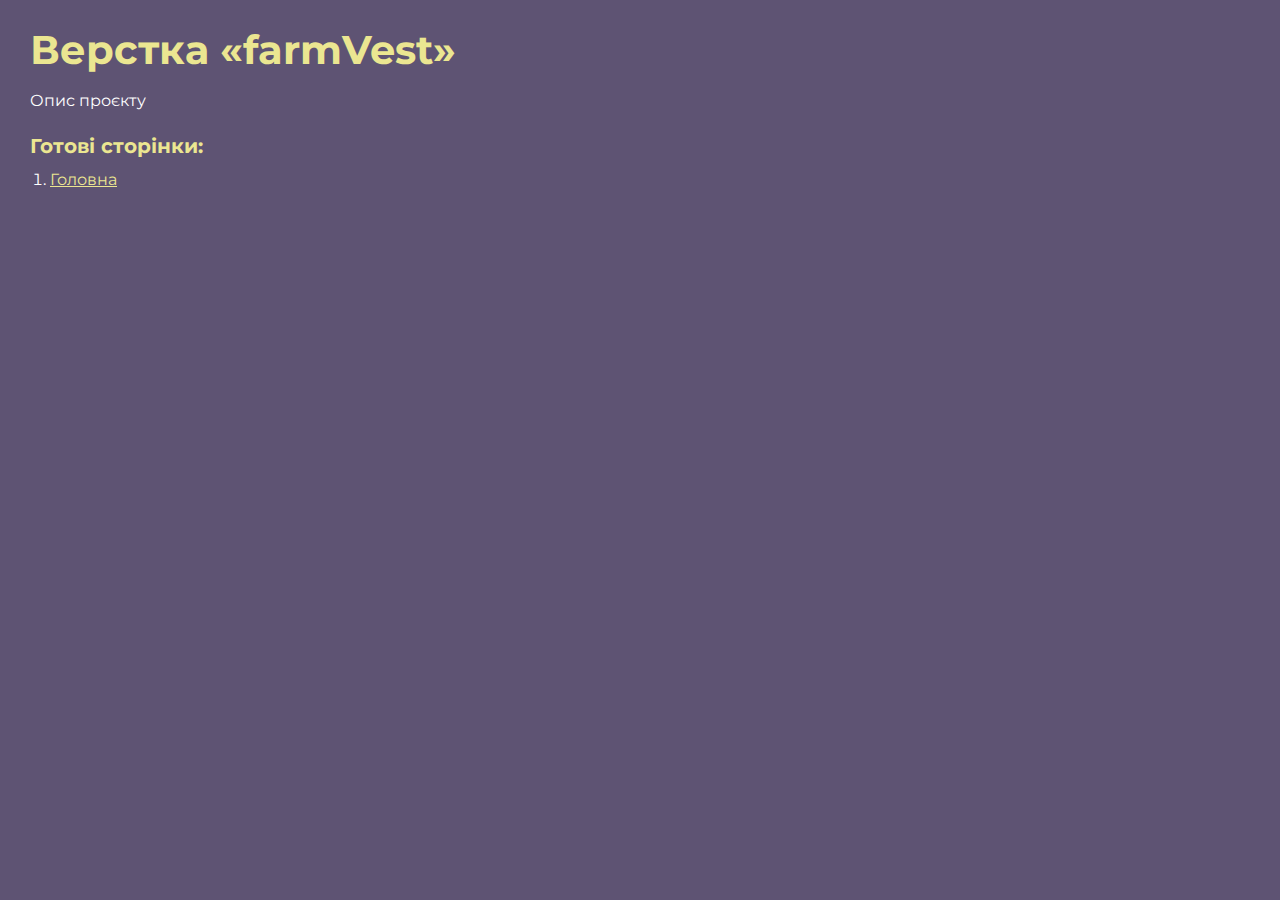
<file: index.html>
<!DOCTYPE html>
<html>

<head>
	<meta charset="UTF-8">
	<meta name="viewport" content="width=device-width, initial-scale=1.0">
	<title>Верстка «farmVest»</title>
</head>

<body>
	<div class="rootpage">
		<h1>Верстка «farmVest»</h1>
		<div class="rootpage__info">
			Опис проєкту
		</div>
		<h2>Готові сторінки:</h2>
		<ol class="rootpage__list">
			<li><a target="_blank" href="home.html">Головна</a></li>
		</ol>
	</div>
</body>
<style>
	@charset "UTF-8";
	@import url("https://fonts.googleapis.com/css?family=Montserrat:regular,700&display=swap");

	*,
	*::before,
	*::after {
		padding: 0px;
		margin: 0px;
		border: 0px;
		box-sizing: border-box;
	}

	html,
	body {
		height: 100%;
		margin: 0;
		padding: 0;
		min-width: 320px;
		width: 100%;
		color: #fff;
		background-color: #5e5373;
	}

	body {
		font-family: Montserrat;
		font-size: 100%;
		line-height: 1;
		font-size: 1rem;
	}

	a {
		text-decoration: underline;
		color: #ebe691
	}

	a:visited {
		text-decoration: underline;
		color: #aaa768;
	}

	a:hover {
		text-decoration: none;
	}

	ul li {
		list-style: none;
	}

	img {
		vertical-align: top;
	}

	.wrapper {
		width: 100%;
		min-height: 100%;
		overflow: hidden;
	}

	.rootpage {
		padding: 30px;
		display: flex;
		flex-direction: column;
		align-items: flex-start;
	}

	@media (max-width: 767px) {
		.rootpage {
			padding: 30px 15px;
		}
	}

	h1 {
		color: #ebe691;
		font-size: 2.5rem;
		margin: 0px 0px 1.25rem 0px;
	}

	@media (max-width: 767px) {
		h1 {
			font-size: 1.85rem;
			margin: 0px 0px 1.25rem 0px;
		}
	}

	h2 {
		color: #ebe691;
		font-size: 1.25rem;
		margin: 0px 0px 1rem 0px;
	}

	@media (max-width: 767px) {
		h2 {
			font-size: 1.125rem;
			margin: 0px 0px 1rem 0px;
		}
	}

	.rootpage__info {
		line-height: 140%;
		margin: 0px 0px 1.5rem 0px;
	}

	.rootpage__list {
		margin: 0px 0px 2.25rem 1.25rem;
	}

	.rootpage__list li:not(:last-child) {
		margin: 0px 0px 15px 0px;
	}

	.rootpage__contacts,
	.rootpage__tnx {
		border-radius: 200px;
		padding: 20px 65px;
		line-height: 140%;
	}

	@media (max-width: 767px) {

		.rootpage__contacts,
		.rootpage__tnx {
			border-radius: 40px;
			padding: 20px;
		}
	}

	.rootpage__contacts {
		background: #32b5a4;

	}

	.rootpage__contacts a {
		color: #ebe691;
	}

	.rootpage__tnx {
		background: #c22d63;
		margin: 0px 0px 1rem 0px;
	}
</style>

</html>
</file>
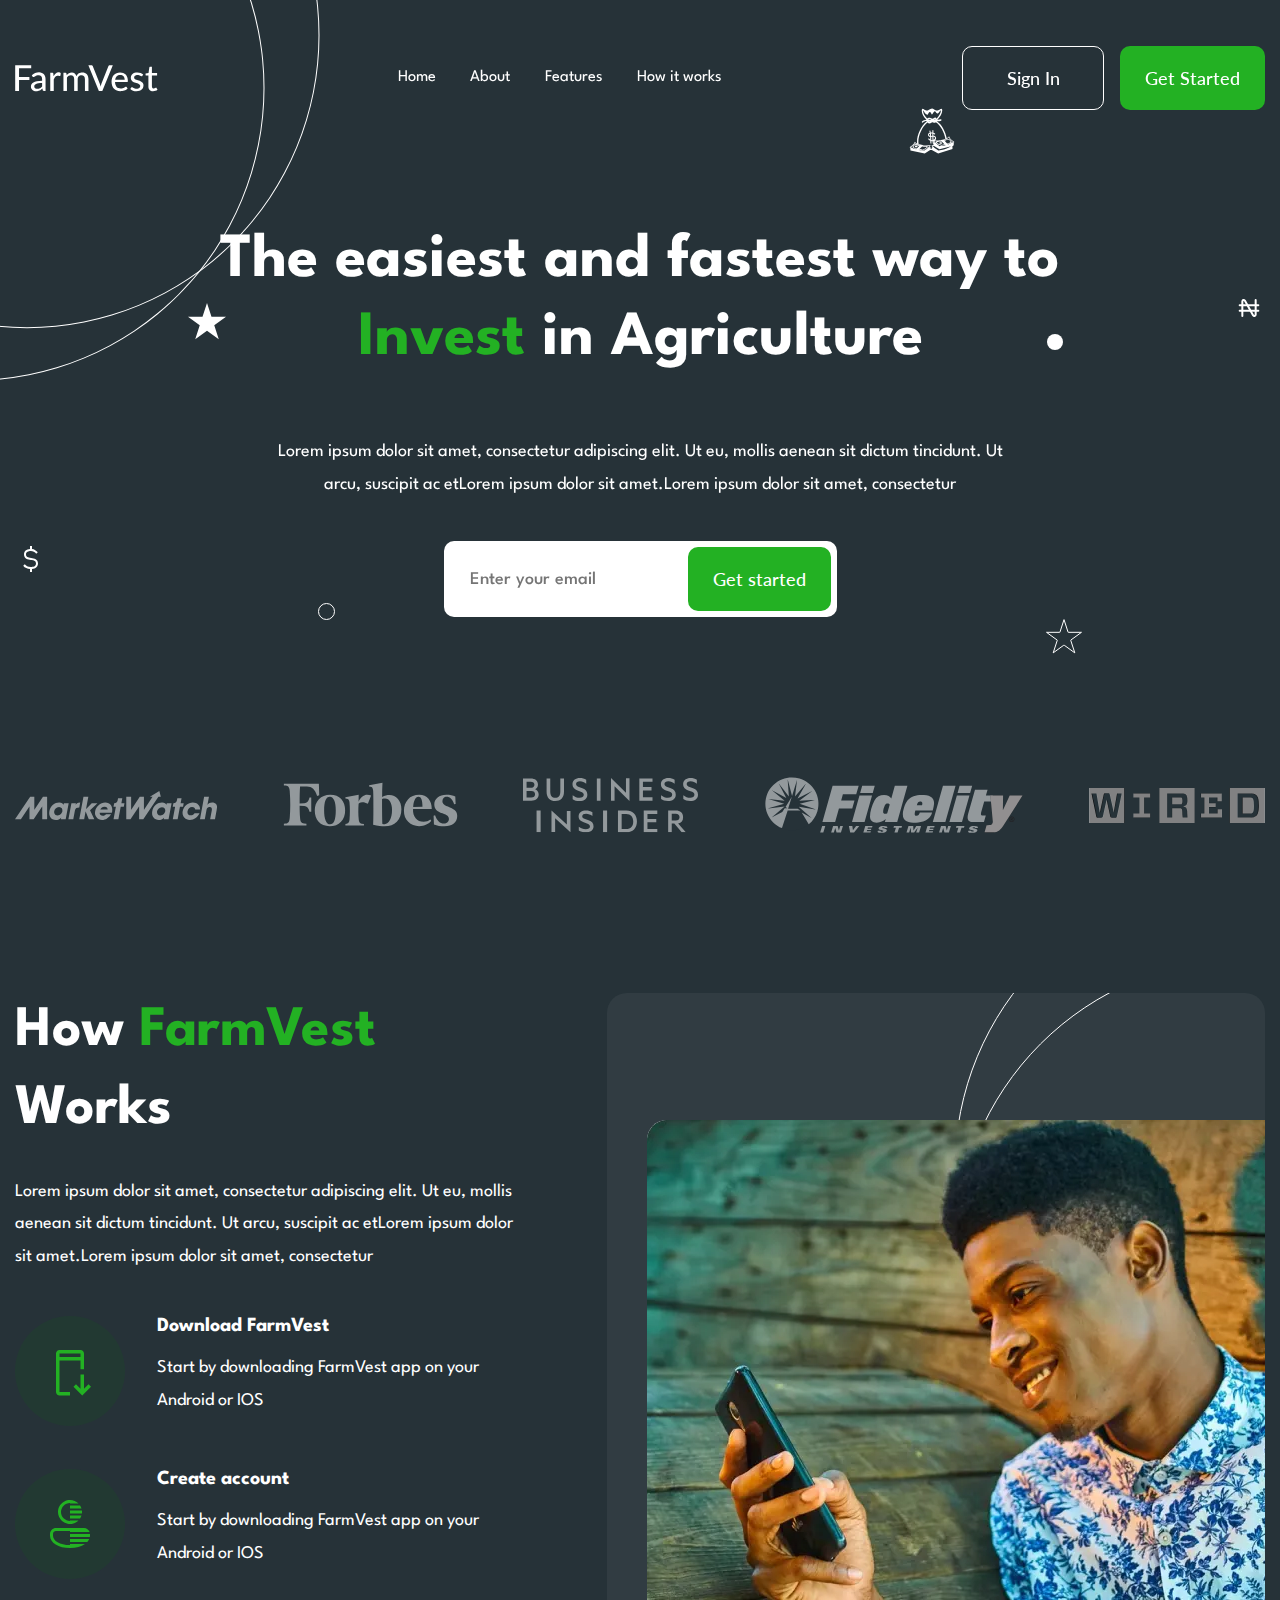
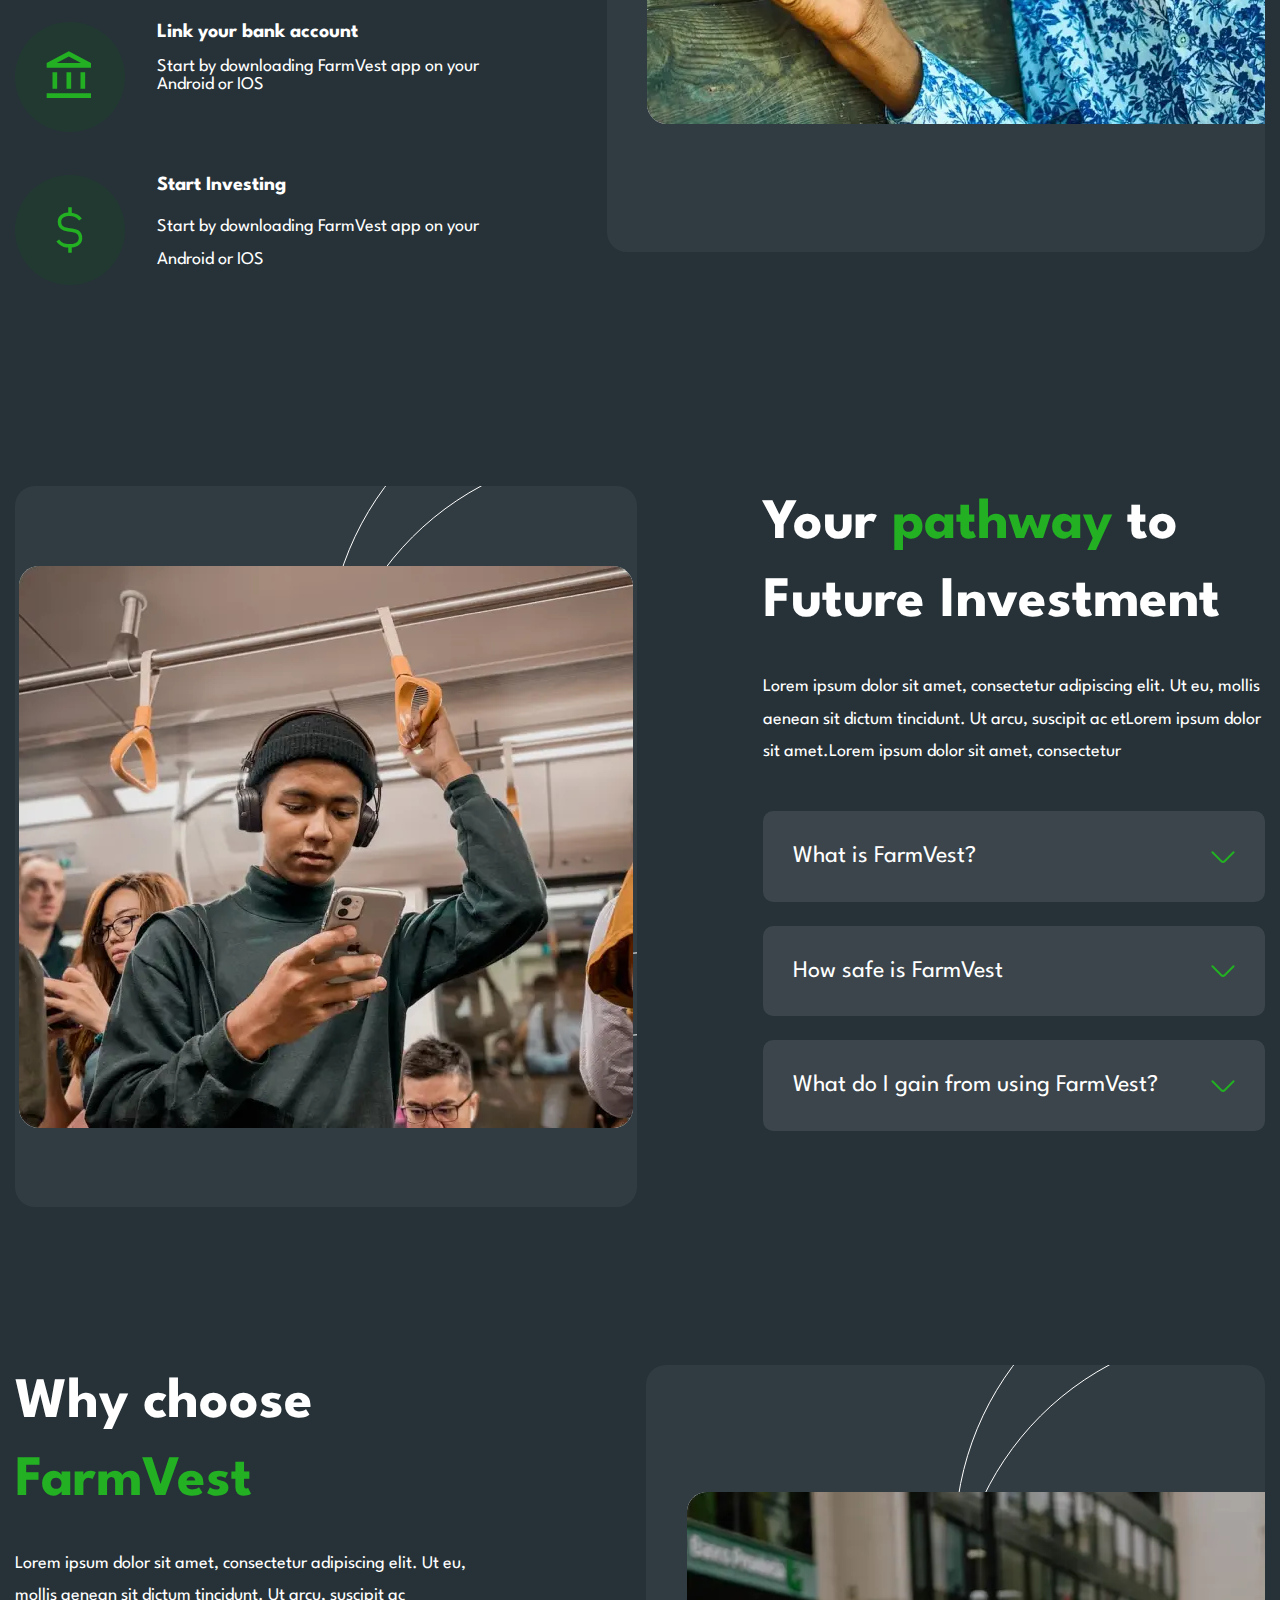
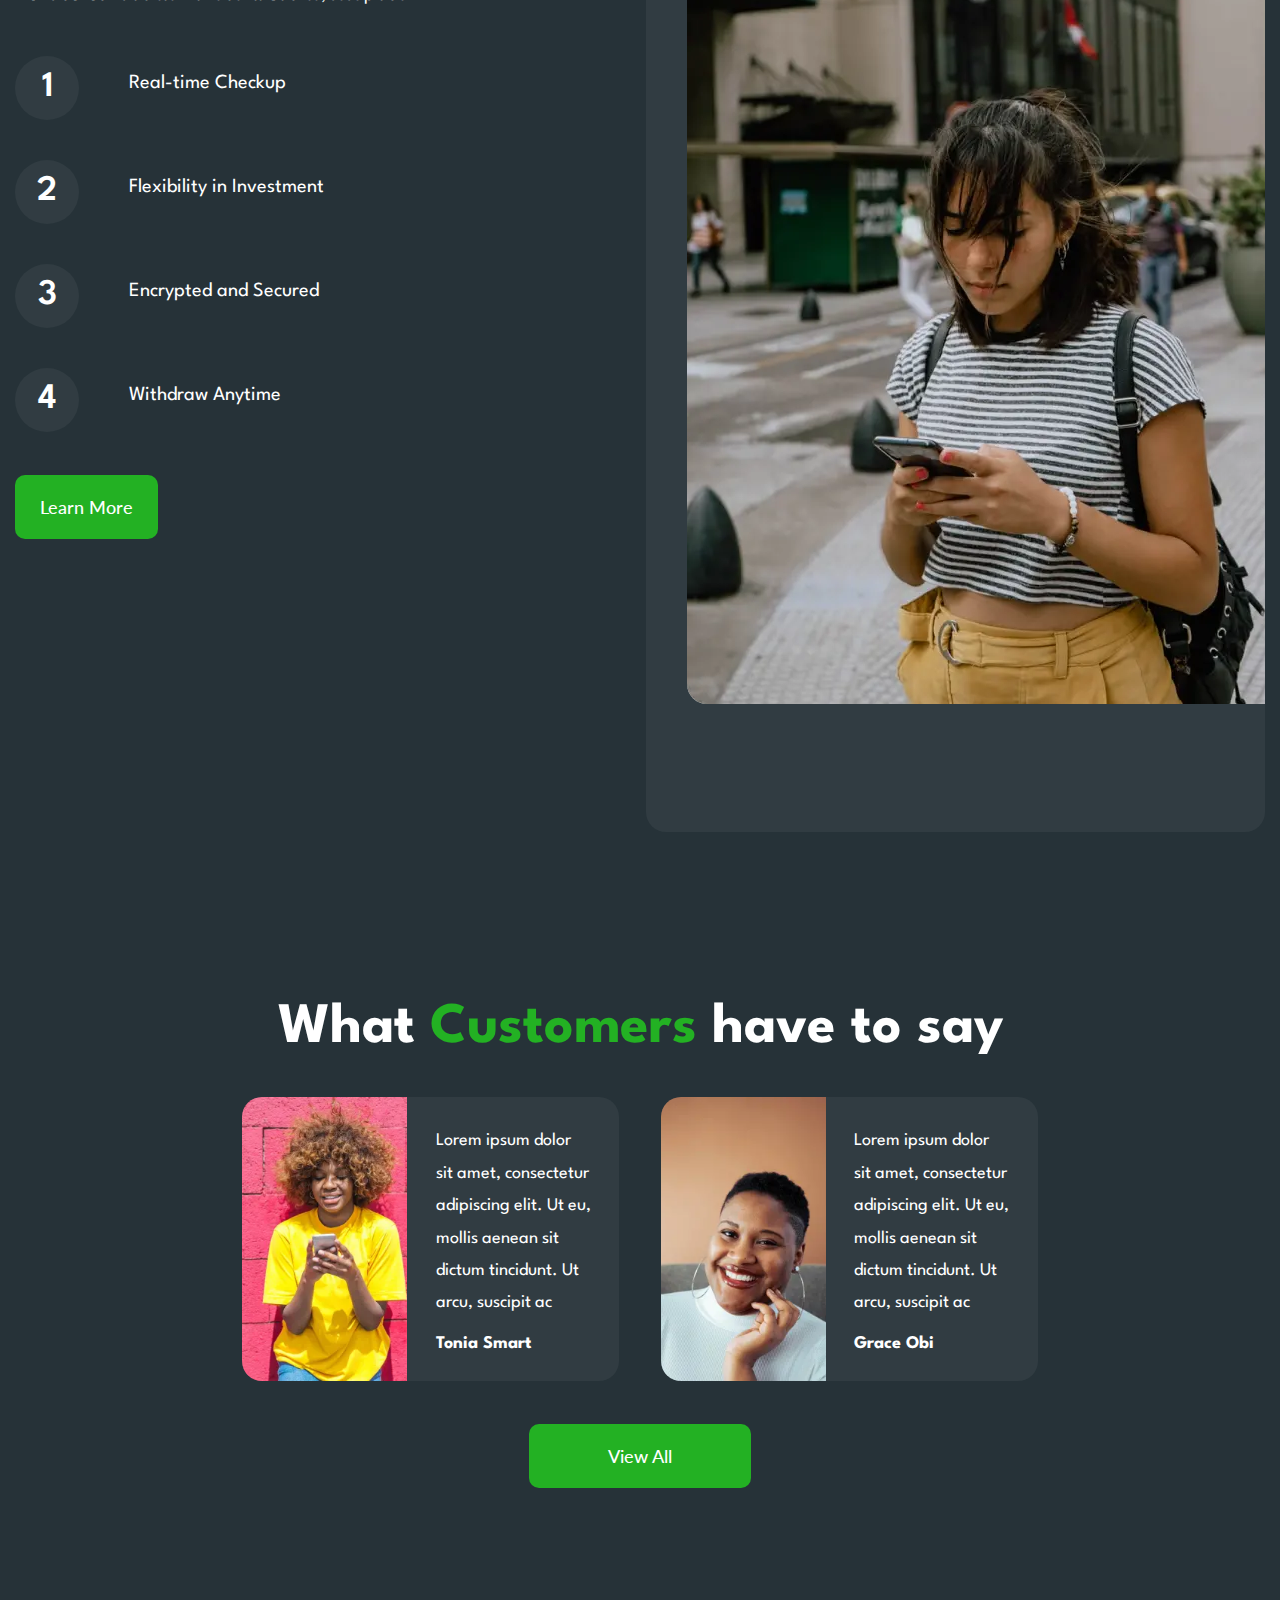
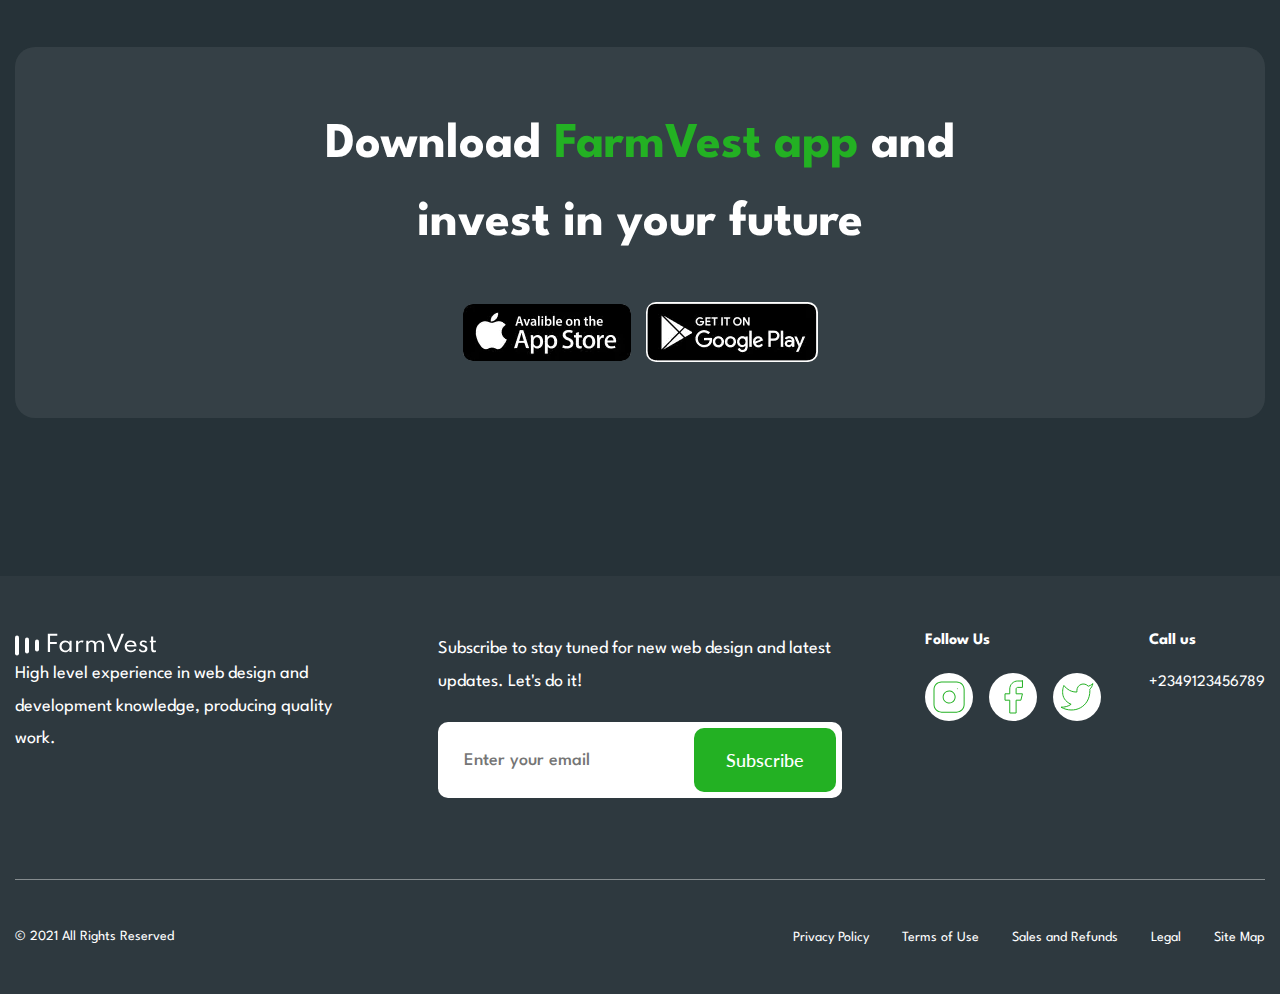
<file: home.html>
<!DOCTYPE html>
<html lang="en">

<head>
	<title>FarmVest</title>
	<meta charset="UTF-8">
	<meta name="format-detection" content="telephone=no">
	<!-- <style>body{opacity: 0;}</style> -->
	<link rel="stylesheet" href="css/style.min.css?_v=20230123000348">
	<link rel="shortcut icon" href="favicon.ico">
	<!-- <meta name="robots" content="noindex, nofollow"> -->
	<meta name="viewport" content="width=device-width, initial-scale=1.0">
</head>

<body>
	<div class="wrapper">
		<header class="header">
			<div class="header__container-big">
				<a href="" class="header__logo"><img src="img/Logo.svg" alt="Logo"></a>
				<div class="header__menu menu">
					<nav class="menu__body">
						<ul class="menu__list">
							<li class="menu__item"><a href="" class="menu__link">Home</a></li>
							<li class="menu__item"><a href="" class="menu__link">About</a></li>
							<li class="menu__item"><a href="" class="menu__link">Features</a></li>
							<li class="menu__item"><a href="" class="menu__link">How it works</a></li>
						</ul>
					</nav>
				</div>
				<div class="header__actions">
					<button type="submit" class="header__button button button-border ">Sign In</button>
					<button type="submit" data-da=".menu__body,767.98" class="header__button button ">Get Started</button>
					<button type="button" class="menu__icon icon-menu"><span></span></button>
				</div>
			</div>
		</header>
		<main class="page">
			<section class="main-page main-block">
				<div class="main-block__container-big">
					<div class="main-block__container">
						<div class="main-block__contant">
							<h1 class="main-block__title title">
								The easiest and fastest way to <span>Invest</span> in Agriculture
							</h1>
							<div class="main-block__text text">
								Lorem ipsum dolor sit amet, consectetur adipiscing elit. Ut eu, mollis aenean sit dictum
								tincidunt. Ut arcu, suscipit ac etLorem ipsum dolor sit amet.Lorem ipsum dolor sit amet,
								consectetur
							</div>
							<div class="main-block__form">
								<form action="#" class="form">
									<input data-required="email" autocomplete="off" type="text" name="form[]" data-error="Error" placeholder="Enter your email" class="form__input">
									<button type="submit" class="form__button button">Get started</button>
								</form>
							</div>
						</div>
						<div class="main-block__icons icons-main-block">
							<div data-prlx-mouse data-prlx-cx="300" data-prlx-cy="300" class="icons-main-block__circle icons-main-block__circle_1"></div>
							<div data-prlx-mouse data-prlx-cx="300" data-prlx-cy="300" data-prlx-dxr data-prlx-dyr class="icons-main-block__circle icons-main-block__circle_2"></div>
							<div data-prlx-mouse data-prlx-cx="5" data-prlx-cy="5" class="icons-main-block__item icons-main-block__item_1">
								<img src="img/main-block/icons/01.svg" alt="">
							</div>
							<div data-prlx-mouse data-prlx-cx="5" data-prlx-cy="5" data-prlx-dxr data-prlx-dyr class="icons-main-block__item icons-main-block__item_2">
								<img src="img/main-block/icons/02.svg" alt="">
							</div>
							<div data-prlx-mouse data-prlx-cx="5" data-prlx-cy="5" class="icons-main-block__item icons-main-block__item_3">
								<img src="img/main-block/icons/03.svg" alt="">
							</div>
							<div data-prlx-mouse data-prlx-cx="5" data-prlx-cy="5" data-prlx-dxr data-prlx-dyr class="icons-main-block__item icons-main-block__item_4">
								<img src="img/main-block/icons/04.svg" alt="">
							</div>
							<div data-prlx-mouse data-prlx-cx="5" data-prlx-cy="5" class="icons-main-block__item icons-main-block__item_5">
								<img src="img/main-block/icons/05.svg" alt="">
							</div>
							<div data-prlx-mouse data-prlx-cx="5" data-prlx-cy="5" data-prlx-dxr data-prlx-dyr class="icons-main-block__item icons-main-block__item_6">
								<img src="img/main-block/icons/06.svg" alt="">
							</div>
							<div data-prlx-mouse data-prlx-cx="5" data-prlx-cy="5" data-prlx-dxr data-prlx-dy class="icons-main-block__item icons-main-block__item_7">
								<img src="img/main-block/icons/07.svg" alt="">
							</div>
						</div>
					</div>
				</div>
			</section>
			<div class="page__partners partners">
				<div class="partners__container-big">
					<div class="partners__container">
						<div class="partners__item">
							<img src="img/partners/01.svg" alt="">
						</div>
						<div class="partners__item">
							<img src="img/partners/02.svg" alt="">
						</div>
						<div class="partners__item">
							<img src="img/partners/03.svg" alt="">
						</div>
						<div class="partners__item">
							<img src="img/partners/04.svg" alt="">
						</div>
						<div class="partners__item">
							<img src="img/partners/05.svg" alt="">
						</div>
					</div>
				</div>
			</div>
			<section class="page__how how">
				<div class="how__container-big">
					<div class="how__container">
						<div class="how__contant">
							<h2 class="how__title title title_s64">
								How <span>FarmVest</span> Works
							</h2>
							<div class="how__text text">
								<p>
									Lorem ipsum dolor sit amet, consectetur adipiscing elit. Ut eu, mollis aenean sit dictum
									tincidunt. Ut arcu, suscipit ac etLorem ipsum dolor sit amet.Lorem ipsum dolor sit amet,
									consectetur
								</p>
							</div>
							<div class="how__steps steps-how">
								<div class="steps-how__item">
									<div class="steps-how__icon">
										<img src="img/howItWorks/01.svg" alt="">
									</div>
									<div class="steps-how__body">
										<div class="steps-how__title">Download FarmVest</div>
										<div class="steps-how__text text">Start by downloading FarmVest app
											on your Android or IOS</div>
									</div>
								</div>
								<div class="steps-how__item">
									<div class="steps-how__icon">
										<img src="img/howItWorks/02.svg" alt="">
									</div>
									<div class="steps-how__body">
										<div class="steps-how__title">Create account</div>
										<div class="steps-how__text text">Start by downloading FarmVest app
											on your Android or IOS</div>
									</div>
								</div>
								<div class="steps-how__item">
									<div class="steps-how__icon">
										<img src="img/howItWorks/03.svg" alt="">
									</div>
									<div class="steps-how__body">
										<div class="steps-how__title">Link your bank account</div>
										<div class="steps-how__text" text>Start by downloading FarmVest app
											on your Android or IOS</div>
									</div>
								</div>
								<div class="steps-how__item">
									<div class="steps-how__icon">
										<img src="img/howItWorks/04.svg" alt="">
									</div>
									<div class="steps-how__body">
										<div class="steps-how__title">Start Investing</div>
										<div class="steps-how__text text">Start by downloading FarmVest app
											on your Android or IOS</div>
									</div>
								</div>
							</div>
						</div>
						<div class="how__image image-block">
							<div class="image-block__item">
								<picture><source srcset="img/howItWorks/main.webp" type="image/webp"><img src="img/howItWorks/main.jpg" alt="Image"></picture>
							</div>
						</div>
					</div>
				</div>
			</section>
			<section class="page__pathway pathway">
				<div class="pathway__container-big">
					<div class="pathway__container">
						<div class="pathway__image image-block image-block-second">
							<div class="image-block__item">
								<picture><source srcset="img/pathway/main.webp" type="image/webp"><img src="img/pathway/main.jpg" alt=""></picture>
							</div>
						</div>
						<div class="pathway__contant">
							<h2 class="pathway__title title title_s64">
								Your <span>pathway</span> to Future Investment
							</h2>
							<div class="pathway__text text">
								<p>
									Lorem ipsum dolor sit amet, consectetur adipiscing elit. Ut eu, mollis aenean sit dictum
									tincidunt. Ut arcu, suscipit ac etLorem ipsum dolor sit amet.Lorem ipsum dolor sit amet,
									consectetur
								</p>
							</div>
							<div data-spollers class="spollers__pathway spollers-pathway">
								<div class="spollers-pathway__item">
									<button type="button" data-spoller class="spollers-pathway__title">What is FarmVest?</button>
									<div class="spollers-pathway__body text">Lorem ipsum dolor, sit amet consectetur adipisicing elit. </div>
								</div>
							</div>
							<div data-spollers class="spollers__pathway spollers-pathway">
								<div class="spollers-pathway__item">
									<button type="button" data-spoller class="spollers-pathway__title">How safe is FarmVest</button>
									<div class="spollers-pathway__body text">Lorem ipsum dolor, sit amet consectetur adipisicing elit. </div>
								</div>
							</div>
							<div data-spollers class="spollers__pathway spollers-pathway">
								<div class="spollers-pathway__item">
									<button type="button" data-spoller class="spollers-pathway__title">What do I gain from using FarmVest?</button>
									<div class="spollers-pathway__body text">Lorem ipsum dolor, sit amet consectetur adipisicing elit. </div>
								</div>
							</div>
						</div>
					</div>
				</div>
			</section>
			<section data-prlx-mouse-wrapper class="page__why why">
				<div class="why__container-big">
					<div class="why__container">
						<div class="why__contant">
							<h2 class="why__title title title_s64">
								Why choose<span> FarmVest</span>
							</h2>
							<div class="why__text text">
								<p>
									Lorem ipsum dolor sit amet, consectetur adipiscing elit. Ut eu, mollis aenean sit dictum tincidunt. Ut arcu, suscipit ac
								</p>
							</div>
							<ol class="why__steps steps-why">
								<li class="steps-why__item">
									Real-time Checkup
								</li>
								<li class="steps-why__item">
									Flexibility in Investment
								</li>
								<li class="steps-why__item">
									Encrypted and Secured
								</li>
								<li class="steps-why__item">
									Withdraw Anytime
								</li>
							</ol>
							<a href="" class="button why__button">Learn More</a>
						</div>
						<div class="why__image image-block">
							<div class="image-block__item">
								<picture><source srcset="img/why/main.webp" type="image/webp"><img src="img/why/main.jpg" alt="Image"></picture>
							</div>
						</div>
					</div>
				</div>
			</section>
			<section class="page__reviews reviews">
				<div class="reviews__container-big">
					<div class="reviews__container">
						<h2 class="reviews__title title title_s64">
							What<span> Customers</span> have to say
						</h2>
						<div class="reviews__items">
							<div class="reviews__item item-review">
								<div class="item-review__img-ibg">
									<picture><source srcset="img/reviews/left.webp" type="image/webp"><img src="img/reviews/left.jpg" alt=""></picture>
								</div>
								<div class="item-review__body">
									<div class="item-review__text text">
										Lorem ipsum dolor sit amet, consectetur adipiscing elit. Ut eu, mollis aenean sit dictum tincidunt. Ut arcu, suscipit ac
									</div>
									<div class="item-review__name">Tonia Smart</div>
								</div>
							</div>
							<div class="reviews__item item-review">
								<div class="item-review__img-ibg">
									<picture><source srcset="img/reviews/right.webp" type="image/webp"><img src="img/reviews/right.jpg" alt=""></picture>
								</div>
								<div class="item-review__body">
									<div class="item-review__text text">
										Lorem ipsum dolor sit amet, consectetur adipiscing elit. Ut eu, mollis aenean sit dictum tincidunt. Ut arcu, suscipit ac
									</div>
									<div class="item-review__name">Grace Obi</div>
								</div>
							</div>
						</div>
						<button type="submit" class="reviews__button button">View All</button>
					</div>
				</div>
			</section>
			<section class="page__download download">
				<div class="download__container-big">
					<div class="download__container">
						<div class="download__body">
							<h2 class="download__title title title_s56">
								Download <span>FarmVest app</span>
								and invest in your future
							</h2>
							<div class="download__apps">
								<a href="" class="download__app">
									<picture><source srcset="img/reviews/download/icon/store.webp" type="image/webp"><img src="img/reviews/download/icon/store.jpg" alt="AppStore"></picture>
								</a>
								<a href="" class="download__app">
									<picture><source srcset="img/reviews/download/play/icon/store.webp" type="image/webp"><img src="img/reviews/download/play/icon/store.jpg" alt="PlayMarket"></picture>
								</a>
							</div>
						</div>
						<div class="download__circle download__circule_1">

						</div>
						<div class="download__circle download__circule_2">

						</div>
					</div>
				</div>
			</section>
		</main>
		<footer class="footer">
			<div class="footer__container-big">
				<div class="footer__main main-footer">
					<div class="main-footer__info">
						<a href="" class="main-footer__logo"><img src="img/footer-logo.svg" alt="Logo"></a>
						<div class="main-footer__text text">
							High level experience in web design and development knowledge, producing quality work.
						</div>
					</div>
					<div class="main-footer__form form-main">
						<div class="form-main__text text">
							Subscribe to stay tuned for new web design and latest updates. Let's do it!
						</div>
						<form action="#" class="form-main__form form">
							<input data-required="email" autocomplete="off" type="text" name="form[]" data-error="Error" placeholder="Enter your email" class="form__input">
							<button type="submit" class="form__button button">Subscribe</button>
						</form>
					</div>
					<div class="main-footer__contacts">
						<div class="main-footer__social">
							<div class="main-footer__label">Follow Us</div>
							<div class="social">
								<a href="" class="social__item">
									<img src="img/footer/icons/01.svg" alt="Instagram">
								</a>
								<a href="" class="social__item">
									<img src="img/footer/icons/02.svg" alt="Facebook">
								</a>
								<a href="" class="social__item">
									<img src="img/footer/icons/03.svg" alt="Twitter">
								</a>
							</div>
						</div>
						<div class="main-footer__call-us">
							<div class="main-footer__label">Call us</div>
							<a href="" class="main-footer__phone">+2349123456789</a>
						</div>
					</div>
				</div>
				<div class="footer__bottom">
					<div class="footer__copy">
						© 2021 All Rights Reserved
					</div>
					<div class="footer__menu menu-footer">
						<ul class="menu-footer__list">
							<li class="menu-footer__item">
								<a href="" class="menu-footer__link">Privacy Policy</a>
							</li>
							<li class="menu-footer__item">
								<a href="" class="menu-footer__link">Terms of Use</a>
							</li>
							<li class="menu-footer__item">
								<a href="" class="menu-footer__link">Sales and Refunds</a>
							</li>
							<li class="menu-footer__item">
								<a href="" class="menu-footer__link">Legal</a>
							</li>
							<li class="menu-footer__item">
								<a href="" class="menu-footer__link">Site Map</a>
							</li>
						</ul>
					</div>
				</div>
			</div>
		</footer>
	</div>
	<script src="js/app.min.js?_v=20230123000348"></script>
</body>

</html>
</file>
<file: css/style.min.css>
@charset "UTF-8";@import url(https://fonts.googleapis.com/css?family=Spartan:100,200,300,regular,500,600,700&display=swap);@import url(https://fonts.googleapis.com/css?family=Lato:regular,500&display=swap);*{padding:0;margin:0;border:0}*,:after,:before{-webkit-box-sizing:border-box;box-sizing:border-box}body,html{height:100%;min-width:320px}body{color:#fff;line-height:1;font-family:Spartan;font-size:1.125rem;-ms-text-size-adjust:100%;-moz-text-size-adjust:100%;-webkit-text-size-adjust:100%;-webkit-font-smoothing:antialiased;-moz-osx-font-smoothing:grayscale}button,input,textarea{font-family:Spartan;font-size:inherit}button{cursor:pointer;color:inherit;background-color:transparent}a{color:inherit;text-decoration:none}ul li{list-style:none}img{vertical-align:top}h1,h2,h3,h4,h5,h6{font-weight:inherit;font-size:inherit}svg{height:1em;width:1em}svg path{stroke:inherit;fill:inherit}body{background:#263238}.lock body{overflow:hidden;-ms-touch-action:none;touch-action:none;-ms-scroll-chaining:none;overscroll-behavior:none}.wrapper{min-height:100%;display:-webkit-box;display:-ms-flexbox;display:flex;-webkit-box-orient:vertical;-webkit-box-direction:normal;-ms-flex-direction:column;flex-direction:column;overflow:hidden}@supports (overflow:clip){.wrapper{overflow:clip}}.wrapper>main{-webkit-box-flex:1;-ms-flex:1 1 auto;flex:1 1 auto}.wrapper>*{min-width:0}[class*=__container]{max-width:88.75rem;margin:0 auto}[class*=__container-big]{max-width:103.125rem;margin:0 auto;padding:0 .9375rem}.form{max-width:33.3125rem;border-radius:.625rem;background-color:#fff;padding:.375rem;display:-webkit-box;display:-ms-flexbox;display:flex;gap:.3125rem;position:relative}.form__input{height:4rem;-webkit-box-flex:1;-ms-flex:1 1 auto;flex:1 1 auto;padding:0 1.25rem;font-weight:500;color:#263238}.form__error{color:red;position:absolute;left:0;top:100%;font-size:1rem;margin-top:.625rem;padding-left:1.625rem}.button{font-family:Lato;font-weight:500;min-width:8.875rem;line-height:1.2222222222;padding:1.3125rem 1.5625rem;display:inline-block;background-color:#23b123;border-radius:.625rem;-webkit-transition:all .3s ease 0s;-o-transition:all .3s ease 0s;transition:all .3s ease 0s}.button-border{background-color:transparent;border:1px solid #fff;padding:1.25rem 1.5625rem}.button._fw{width:100%}[class*=-ibg]{position:relative}[class*=-ibg] img{position:absolute;width:100%;height:100%;top:0;left:0;-o-object-fit:cover;object-fit:cover}[class*=-ibg_contain] img{-o-object-fit:contain;object-fit:contain}.title{font-weight:700;font-size:4.375rem;line-height:1.1142857143;line-height:78px;color:#fff}.title span{color:#23b123}.text{line-height:180%}.image-block{display:-webkit-box;display:-ms-flexbox;display:flex;overflow:hidden;background:rgba(255,255,255,.05);border-radius:1.25rem;position:relative}.image-block::after,.image-block::before{content:"";position:absolute;border-radius:50%;border:1px solid #fff;width:36.5625rem;height:36.5625rem;top:0;right:0}.image-block::before{content:"";-webkit-transform:translate(calc(50% - 1.125rem),-20%);-ms-transform:translate(calc(50% - 1.125rem),-20%);transform:translate(calc(50% - 1.125rem),-20%)}.image-block::after{content:"";-webkit-transform:translate(calc(50% - 1.125rem),-6%);-ms-transform:translate(calc(50% - 1.125rem),-6%);transform:translate(calc(50% - 1.125rem),-6%)}.image-block__item{overflow:visible;text-align:center;position:relative;z-index:2;-webkit-box-flex:1;-ms-flex:1 1 100%;flex:1 1 100%}.image-block__item img{border-radius:1.25rem}.image-block-second{display:-webkit-box;display:-ms-flexbox;display:flex;-webkit-box-pack:center;-ms-flex-pack:center;justify-content:center;-webkit-box-align:center;-ms-flex-align:center;align-items:center}.header{position:fixed;top:0;left:0;width:100%;z-index:50;-webkit-transition:all .3s ease 0s;-o-transition:all .3s ease 0s;transition:all .3s ease 0s}.header._header-scroll{padding-top:1.25rem;padding-bottom:1.25rem;background-color:rgba(0,0,0,.202)}.header__container-big{display:-webkit-box;display:-ms-flexbox;display:flex;-webkit-box-align:center;-ms-flex-align:center;align-items:center}.header__logo{position:relative;z-index:5}.header__logo img{max-width:100%}.header__menu{-webkit-box-flex:1;-ms-flex:1 1 auto;flex:1 1 auto;padding:0 .625rem}.header__actions{display:-webkit-box;display:-ms-flexbox;display:flex;gap:1rem;-webkit-box-align:center;-ms-flex-align:center;align-items:center;position:relative;z-index:5}.menu__list{display:-webkit-box;display:-ms-flexbox;display:flex;-webkit-box-pack:center;-ms-flex-pack:center;justify-content:center;-webkit-box-align:center;-ms-flex-align:center;align-items:center;-ms-flex-wrap:wrap;flex-wrap:wrap;row-gap:.625rem;-webkit-column-gap:2.75rem;-moz-column-gap:2.75rem;column-gap:2.75rem}.menu__link{-webkit-transition:color .3s ease 0s;-o-transition:color .3s ease 0s;transition:color .3s ease 0s}.icon-menu{display:none}.footer{background:rgba(53,64,70,.5)}.footer__main{border-bottom:1px solid rgba(255,255,255,.42)}.footer__bottom{display:-webkit-box;display:-ms-flexbox;display:flex;-webkit-box-pack:justify;-ms-flex-pack:justify;justify-content:space-between;-webkit-box-align:center;-ms-flex-align:center;align-items:center;gap:.9375rem}.footer__copy{font-size:.875rem;line-height:1.1666666667}.main-footer{display:-ms-grid;display:grid;gap:1.25rem;-ms-grid-columns:(1fr)[3];grid-template-columns:repeat(3,1fr)}.main-footer__info{max-width:20.625rem}.main-footer__logo:not(:last-child){margin-bottom:1.5rem}.main-footer__form{-ms-grid-column-align:center;justify-self:center}.main-footer__contacts{-ms-grid-column-align:end;justify-self:end;display:-webkit-box;display:-ms-flexbox;display:flex;gap:3rem}.main-footer__label{font-weight:700;font-size:1rem}.main-footer__label:not(:last-child){margin-bottom:1.5rem}.main-footer__phone{font-size:1rem}.form-main__text:not(:last-child){margin-bottom:1.5rem}.social{display:-webkit-box;display:-ms-flexbox;display:flex;gap:1rem}.social__item{-webkit-box-flex:0;-ms-flex:0 0 3rem;flex:0 0 3rem;height:3rem;width:3rem;border-radius:50%;background-color:#fff;display:-webkit-box;display:-ms-flexbox;display:flex;-webkit-box-pack:center;-ms-flex-pack:center;justify-content:center;-webkit-box-align:center;-ms-flex-align:center;align-items:center}.menu-footer__list{display:-webkit-box;display:-ms-flexbox;display:flex;gap:2.5rem}.menu-footer__link{font-size:.875rem;line-height:1.1428571429}.main-block__container-big{position:relative}.main-block__contant{padding-top:15.625rem;padding-bottom:12.5rem;display:-webkit-box;display:-ms-flexbox;display:flex;-webkit-box-orient:vertical;-webkit-box-direction:normal;-ms-flex-direction:column;flex-direction:column;-webkit-box-pack:center;-ms-flex-pack:center;justify-content:center;-webkit-box-align:center;-ms-flex-align:center;align-items:center;text-align:center;position:relative;z-index:2}.main-block__title{max-width:57.5rem}.main-block__title:not(:last-child){margin-bottom:4.3125rem}.main-block__text{max-width:45.3125rem;line-height:180%}.main-block__text:not(:last-child){margin-bottom:3rem}.icons-main-block{pointer-events:none}.icons-main-block__item{position:absolute}.icons-main-block__item_1{top:70.0205338809%;left:.9375rem}.icons-main-block__item_2{top:39.0143737166%;left:14.6296296296%}.icons-main-block__item_3{top:77.7207392197%;left:24.8765432099%}.icons-main-block__item_4{top:13.7577002053%;left:70.9259259259%}.icons-main-block__item_5{top:43.0184804928%;left:81.7901234568%}.icons-main-block__item_6{top:79.6714579055%;left:81.5432098765%}.icons-main-block__item_7{top:37.6796714579%;right:.9375rem}.icons-main-block__circle{pointer-events:none;position:absolute;top:0;left:0}.icons-main-block__circle::before{content:"";display:block;border:1px solid #fff;width:100%;height:100%;border-radius:50%;width:36.5625rem;height:36.625rem}.icons-main-block__circle_1::before{-webkit-transform:translate(calc(-50% - 1.75rem),-35%);-ms-transform:translate(calc(-50% - 1.75rem),-35%);transform:translate(calc(-50% - 1.75rem),-35%)}.icons-main-block__circle_2::before{-webkit-transform:translate(calc(-50% + 1.6875rem),-44%);-ms-transform:translate(calc(-50% + 1.6875rem),-44%);transform:translate(calc(-50% + 1.6875rem),-44%)}.partners__container{display:-webkit-box;display:-ms-flexbox;display:flex;-webkit-box-pack:justify;-ms-flex-pack:justify;justify-content:space-between;gap:1.5625rem;-webkit-box-align:center;-ms-flex-align:center;align-items:center;-ms-flex-wrap:wrap;flex-wrap:wrap}.partners__item{text-align:center}.partners__item img{max-width:100%}.how__container{display:-webkit-box;display:-ms-flexbox;display:flex;row-gap:1.875rem}.how__contant{padding-right:5.625rem}.how__title{max-width:35.875rem}.how__text{max-width:35.875rem}.how__image{-ms-flex-item-align:start;-ms-grid-row-align:start;align-self:start}.steps-how__item{max-width:30.625rem;display:-webkit-box;display:-ms-flexbox;display:flex;-webkit-box-align:start;-ms-flex-align:start;align-items:flex-start;gap:2rem}.steps-how__icon{border-radius:50%;-webkit-box-flex:0;-ms-flex:0 0 6.875rem;flex:0 0 6.875rem;height:6.875rem;width:6.875rem;display:-webkit-box;display:-ms-flexbox;display:flex;-webkit-box-pack:center;-ms-flex-pack:center;justify-content:center;-webkit-box-align:center;-ms-flex-align:center;align-items:center;background-color:rgba(0,128,0,.1)}.steps-how__title{font-size:1.25rem;font-weight:700}.steps-how__title:not(:last-child){margin-bottom:1rem}.pathway__container{display:-webkit-box;display:-ms-flexbox;display:flex;row-gap:1.875rem}.pathway__title{max-width:35.625rem}.pathway__text{max-width:35.1875rem}.spollers-pathway__item{background:rgba(255,255,255,.05);margin-bottom:1.5rem;overflow:hidden;border-radius:.625rem}.spollers-pathway__title{width:100%;display:block;background-color:transparent;text-align:left;padding:1.5rem 1.875rem;background:rgba(255,255,255,.05);display:-webkit-box;display:-ms-flexbox;display:flex;-webkit-box-align:center;-ms-flex-align:center;align-items:center;-webkit-box-pack:justify;-ms-flex-pack:justify;justify-content:space-between;line-height:177%;font-size:1.5rem}.spollers-pathway__title::after{content:"";background:url(../img/pathway/vuesax/linear/vuesax/linear/Vector.svg) center/100% no-repeat;-webkit-box-flex:0;-ms-flex:0 0 1.5rem;flex:0 0 1.5rem;height:1.5rem;-webkit-transition:all .3s ease 0s;-o-transition:all .3s ease 0s;transition:all .3s ease 0s}.spollers-pathway__title._spoller-active::after{content:"";-webkit-transform:rotate(-180deg);-ms-transform:rotate(-180deg);transform:rotate(-180deg)}.spollers-pathway__body{padding:1.25rem}.why__container{display:-webkit-box;display:-ms-flexbox;display:flex;row-gap:1.875rem}.why__contant{padding-right:11.0625rem}.why__title{max-width:35.875rem}.why__text{max-width:35.875rem}.why__image{padding:0}.steps-why{list-style-type:none;counter-reset:item;display:-ms-grid;display:grid}.steps-why__item{font-size:1.25rem;line-height:2.75;display:-webkit-box;display:-ms-flexbox;display:flex;gap:3.125rem}.steps-why__item::before{counter-increment:item;content:counter(item);width:4rem;height:4rem;background:rgba(255,255,255,.05);font-size:2.25rem;text-align:center;line-height:4.25rem;display:-webkit-box;display:-ms-flexbox;display:flex;-webkit-box-pack:center;-ms-flex-pack:center;justify-content:center;-webkit-box-align:center;-ms-flex-align:center;align-items:center;border-radius:50%;font-weight:600}.reviews__container{display:-ms-grid;display:grid;-webkit-box-align:center;-ms-flex-align:center;align-items:center;justify-items:center}.reviews__title{text-align:center}.reviews__text{max-width:31.25rem;text-align:center}.reviews__items{display:-webkit-box;display:-ms-flexbox;display:flex}.reviews__items :last-child{margin-right:0}.reviews__item{-webkit-box-flex:0;-ms-flex:0 1 50%;flex:0 1 50%}.reviews__button{min-width:13.875rem}.item-review{display:-webkit-box;display:-ms-flexbox;display:flex;background:rgba(255,255,255,.05);border-radius:1.25rem;overflow:hidden}.item-review__img-ibg{-webkit-box-flex:0;-ms-flex:0 0 43.7317784257%;flex:0 0 43.7317784257%;padding-bottom:54.9562682216%}.item-review__body{display:-webkit-box;display:-ms-flexbox;display:flex;-webkit-box-orient:vertical;-webkit-box-direction:normal;-ms-flex-direction:column;flex-direction:column;-webkit-box-pack:justify;-ms-flex-pack:justify;justify-content:space-between;gap:.9375rem}.item-review__text{max-width:20rem}.item-review__name{font-weight:700}.download{position:relative}.download__body{position:relative;overflow:hidden;background:rgba(255,255,255,.07);border-radius:1.25rem;text-align:center;display:-webkit-box;display:-ms-flexbox;display:flex;-webkit-box-orient:vertical;-webkit-box-direction:normal;-ms-flex-direction:column;flex-direction:column;-webkit-box-pack:center;-ms-flex-pack:center;justify-content:center;-webkit-box-align:center;-ms-flex-align:center;align-items:center;z-index:2;display:flex;overflow:hidden}.download__title{max-width:47.5rem;z-index:2}.download__apps{display:-webkit-box;display:-ms-flexbox;display:flex;-webkit-box-pack:center;-ms-flex-pack:center;justify-content:center;-webkit-box-align:center;-ms-flex-align:center;align-items:center;gap:.9375rem}.download__app img{border-radius:.625rem}@media (min-width:103.125em){.title{font-size:4.375rem}.title_s64{font-size:4rem}.title_s56{font-size:3.5rem}.image-block{padding-top:10.3125rem}.image-block{padding-bottom:10.3125rem}.image-block{padding-left:2.8125rem}.image-block{padding-right:2.8125rem}.image-block::after,.image-block::before{widht:36.5625rem}.image-block::after,.image-block::before{hight:36.5625rem}.image-block-second{padding-top:6.125rem}.image-block-second{padding-bottom:6.125rem}.header{padding-top:3.75rem}.header{padding-bottom:3.75rem}.menu__list{gap:2.75rem}.menu__list{font-size:1.125rem}.footer__main{padding-top:4.25rem}.footer__main{padding-bottom:6.25rem}.footer__bottom{padding-top:3.4375rem}.footer__bottom{padding-bottom:3.4375rem}.menu-footer__list{gap:2.5rem}.main-block__contant{padding-top:15.625rem}.main-block__contant{padding-bottom:12.5rem}.main-block__title:not(:last-child){margin-bottom:4.3125rem}.main-block__text:not(:last-child){margin-bottom:3rem}.icons-main-block__circle{widht:36.5625rem}.icons-main-block__circle{hight:36.5625rem}.partners{padding-bottom:12.5rem}.how{padding-bottom:6.25rem}.how__title:not(:last-child){margin-bottom:1.875rem}.how__text:not(:last-child){margin-bottom:3rem}.steps-how__item{margin-bottom:3rem}.pathway{padding-top:6.25rem}.pathway{padding-bottom:6.25rem}.pathway__title:not(:last-child){margin-bottom:2rem}.pathway__text:not(:last-child){margin-bottom:3rem}.why{padding-top:6.25rem}.why{padding-bottom:6.25rem}.why__title:not(:last-child){margin-bottom:1.875rem}.why__text:not(:last-child){margin-bottom:3rem}.why__button{margin-top:3rem}.steps-why{gap:3rem}.reviews{padding-top:6.25rem}.reviews{padding-bottom:12.5rem}.reviews__title:not(:last-child){margin-bottom:2rem}.reviews__text:not(:last-child){margin-bottom:3rem}.reviews__items{gap:3rem}.reviews__items:not(:last-child){margin-bottom:3rem}.item-review__body{padding:2rem}.download{margin-bottom:12.5rem}.download__body{padding-top:4.375rem}.download__body{padding-bottom:4.0625rem}.download__title:not(:last-child){margin-bottom:3.0625rem}}@media (min-width:48em){.header__logo{width:8.9375rem}}@media (min-width:62em){.pathway__contant{padding-left:7.875rem}}@media (max-width:20em){.title{font-size:2.8125rem}.title_s64{font-size:2.5rem}.title_s56{font-size:2.1875rem}.image-block{padding-top:1.875rem}.image-block{padding-bottom:1.875rem}.image-block{padding-left:1.875rem}.image-block{padding-right:1.875rem}.image-block::after,.image-block::before{widht:21.875rem}.image-block::after,.image-block::before{hight:21.875rem}.image-block-second{padding-top:1.875rem}.image-block-second{padding-bottom:1.875rem}.header{padding-top:.625rem}.header{padding-bottom:.625rem}.menu__list{gap:.625rem}.menu__list{font-size:.75rem}.footer__main{padding-top:1.875rem}.footer__main{padding-bottom:1.875rem}.footer__bottom{padding-top:1.875rem}.footer__bottom{padding-bottom:1.875rem}.menu-footer__list{gap:.9375rem}.main-block__contant{padding-top:9.375rem}.main-block__contant{padding-bottom:3.125rem}.main-block__title:not(:last-child){margin-bottom:1.875rem}.main-block__text:not(:last-child){margin-bottom:1.25rem}.icons-main-block__circle{widht:21.875rem}.icons-main-block__circle{hight:21.875rem}.partners{padding-bottom:3.125rem}.how{padding-bottom:1.5625rem}.how__title:not(:last-child){margin-bottom:1.25rem}.how__text:not(:last-child){margin-bottom:1.875rem}.steps-how__item{margin-bottom:1.875rem}.pathway{padding-top:1.5625rem}.pathway{padding-bottom:1.5625rem}.pathway__title:not(:last-child){margin-bottom:1.25rem}.pathway__text:not(:last-child){margin-bottom:1.875rem}.why{padding-top:1.5625rem}.why{padding-bottom:1.5625rem}.why__title:not(:last-child){margin-bottom:1.25rem}.why__text:not(:last-child){margin-bottom:1.875rem}.why__button{margin-top:1.875rem}.steps-why{gap:1.25rem}.reviews{padding-top:1.5625rem}.reviews{padding-bottom:3.125rem}.reviews__title:not(:last-child){margin-bottom:1.25rem}.reviews__text:not(:last-child){margin-bottom:1.875rem}.reviews__items{gap:1.5625rem}.reviews__items:not(:last-child){margin-bottom:1.875rem}.item-review__body{padding:1.25rem}.download{margin-bottom:3.125rem}.download__body{padding-top:1.875rem}.download__body{padding-bottom:1.875rem}.download__title:not(:last-child){margin-bottom:1.25rem}}@media (max-width:68.75em){.partners__container{-webkit-box-pack:center;-ms-flex-pack:center;justify-content:center}}@media (max-width:61.99875em){.button{padding:.9375rem 1.25rem}.button-border{padding:.875rem 1.25rem}.main-footer{display:-webkit-box;display:-ms-flexbox;display:flex;-webkit-box-orient:vertical;-webkit-box-direction:normal;-ms-flex-direction:column;flex-direction:column;-webkit-box-pack:center;-ms-flex-pack:center;justify-content:center;-webkit-box-align:center;-ms-flex-align:center;align-items:center;text-align:center}.main-footer__contacts{-webkit-box-orient:vertical;-webkit-box-direction:normal;-ms-flex-direction:column;flex-direction:column}.form-main__text{max-width:26.1875rem;margin-bottom:0}.menu-footer__link{font-size:.625rem}.how__container{-webkit-box-orient:vertical;-webkit-box-direction:normal;-ms-flex-direction:column;flex-direction:column}.how__contant{padding-right:0;-webkit-box-orient:vertical;-webkit-box-direction:normal;-ms-flex-direction:column;flex-direction:column;display:-webkit-box;display:-ms-flexbox;display:flex;-webkit-box-pack:center;-ms-flex-pack:center;justify-content:center;-webkit-box-align:center;-ms-flex-align:center;align-items:center}.how__text{text-align:center}.pathway__container{-webkit-box-orient:vertical;-webkit-box-direction:normal;-ms-flex-direction:column;flex-direction:column;display:-webkit-box;display:-ms-flexbox;display:flex;-ms-flex-direction:column-reverse;flex-direction:column-reverse}.pathway__contant{padding-left:0;text-align:center;display:-ms-grid;display:grid;-webkit-box-pack:center;-ms-flex-pack:center;justify-content:center}.pathway__title{text-align:center}.pathway__text{text-align:center}.spollers-pathway{display:-webkit-box;display:-ms-flexbox;display:flex;-webkit-box-orient:vertical;-webkit-box-direction:normal;-ms-flex-direction:column;flex-direction:column;max-width:35.1875rem}.why__container{-webkit-box-orient:vertical;-webkit-box-direction:normal;-ms-flex-direction:column;flex-direction:column}.why__contant{padding-right:0;-webkit-box-orient:vertical;-webkit-box-direction:normal;-ms-flex-direction:column;flex-direction:column;display:-webkit-box;display:-ms-flexbox;display:flex;-webkit-box-pack:center;-ms-flex-pack:center;justify-content:center;-webkit-box-align:center;-ms-flex-align:center;align-items:center}.why__title{text-align:center}.why__text{text-align:center}.why__image{padding:2.5rem 1.25rem}.reviews__items{display:-webkit-box;display:-ms-flexbox;display:flex;-webkit-box-orient:vertical;-webkit-box-direction:normal;-ms-flex-direction:column;flex-direction:column}}@media (max-width:47.99875em){.image-block{display:-webkit-box;display:-ms-flexbox;display:flex;-webkit-box-orient:vertical;-webkit-box-direction:normal;-ms-flex-direction:column;flex-direction:column;-webkit-box-pack:center;-ms-flex-pack:center;justify-content:center;-webkit-box-align:center;-ms-flex-align:center;align-items:center}.menu__body{position:fixed;width:100%;height:100%;display:-webkit-box;display:-ms-flexbox;display:flex;-webkit-box-orient:vertical;-webkit-box-direction:normal;-ms-flex-direction:column;flex-direction:column;-webkit-box-align:center;-ms-flex-align:center;align-items:center;gap:1.875rem;top:0;left:-100%;-webkit-transition:all .3 ease 0s;-o-transition:all .3 ease 0s;transition:all .3 ease 0s;overflow:auto;background:#1b2327;padding:0;padding-left:.9375rem;padding-right:.9375rem;padding-bottom:1.875rem}.menu__body::before{content:"";position:fixed;top:0;right:0;width:100%;background:#1b2327;z-index:2;left:-100%;-webkit-transition:all .3 ease 0s;-o-transition:all .3 ease 0s;transition:all .3 ease 0s}.menu-open .menu__body{left:0}.menu-open .menu__body::before{left:0}.menu__list{-webkit-box-orient:vertical;-webkit-box-direction:normal;-ms-flex-direction:column;flex-direction:column;text-align:center;row-gap:1.875rem}.menu__link{font-size:1.875rem}.icon-menu{display:block;position:relative;width:1.875rem;height:1.125rem;z-index:5}.icon-menu span,.icon-menu::after,.icon-menu::before{content:"";-webkit-transition:all .3s ease 0s;-o-transition:all .3s ease 0s;transition:all .3s ease 0s;right:0;position:absolute;width:100%;height:.125rem;background-color:#fff}.icon-menu::before{top:0}.icon-menu::after{bottom:0}.icon-menu span{top:calc(50% - .0625rem)}.menu-open .icon-menu span{width:0}.menu-open .icon-menu::before{top:calc(50% - .0625rem);-webkit-transform:rotate(-45deg);-ms-transform:rotate(-45deg);transform:rotate(-45deg)}.menu-open .icon-menu::after{bottom:calc(50% - .0625rem);-webkit-transform:rotate(45deg);-ms-transform:rotate(45deg);transform:rotate(45deg)}.footer__copy{font-size:.5rem}.menu-footer__link{font-size:.5rem}.how__container{display:-ms-grid;display:grid;justify-items:center}.how__contant{-webkit-box-orient:vertical;-webkit-box-direction:normal;-ms-flex-direction:column;flex-direction:column;display:-webkit-box;display:-ms-flexbox;display:flex;-webkit-box-pack:center;-ms-flex-pack:center;justify-content:center;-webkit-box-align:center;-ms-flex-align:center;align-items:center;text-align:center;padding-right:0}.how__title{-webkit-box-orient:vertical;-webkit-box-direction:normal;-ms-flex-direction:column;flex-direction:column;display:-webkit-box;display:-ms-flexbox;display:flex;-webkit-box-pack:center;-ms-flex-pack:center;justify-content:center;-webkit-box-align:center;-ms-flex-align:center;align-items:center;text-align:center}.steps-how{display:-webkit-box;display:-ms-flexbox;display:flex;-webkit-box-orient:vertical;-webkit-box-direction:normal;-ms-flex-direction:column;flex-direction:column;-webkit-box-pack:center;-ms-flex-pack:center;justify-content:center;-webkit-box-align:center;-ms-flex-align:center;align-items:center}.pathway__container{display:-webkit-box;display:-ms-flexbox;display:flex;-webkit-box-orient:vertical;-webkit-box-direction:reverse;-ms-flex-direction:column-reverse;flex-direction:column-reverse;-webkit-box-align:center;-ms-flex-align:center;align-items:center}.pathway__contant{padding-left:0;display:-webkit-box;display:-ms-flexbox;display:flex;-webkit-box-orient:vertical;-webkit-box-direction:normal;-ms-flex-direction:column;flex-direction:column;-webkit-box-pack:center;-ms-flex-pack:center;justify-content:center}.pathway__title{line-height:3.4375rem}.spollers-pathway__title{font-size:1rem}.spollers-pathway__body{padding:.625rem;font-size:.875rem}.why__container{display:-webkit-box;display:-ms-flexbox;display:flex;-webkit-box-pack:center;-ms-flex-pack:center;justify-content:center;-webkit-box-align:center;-ms-flex-align:center;align-items:center}.why__contant{-webkit-box-orient:vertical;-webkit-box-direction:normal;-ms-flex-direction:column;flex-direction:column;display:-webkit-box;display:-ms-flexbox;display:flex;-webkit-box-pack:center;-ms-flex-pack:center;justify-content:center;-webkit-box-align:center;-ms-flex-align:center;align-items:center;text-align:center;padding-right:0}.why__title{-webkit-box-orient:vertical;-webkit-box-direction:normal;-ms-flex-direction:column;flex-direction:column;display:-webkit-box;display:-ms-flexbox;display:flex;-webkit-box-pack:center;-ms-flex-pack:center;justify-content:center;-webkit-box-align:center;-ms-flex-align:center;align-items:center;text-align:center}.steps-why__item{font-size:.875rem;gap:1.875rem;display:-webkit-box;display:-ms-flexbox;display:flex;-webkit-box-align:center;-ms-flex-align:center;align-items:center}.item-review__body{font-size:.875rem}.download__apps{-webkit-box-orient:vertical;-webkit-box-direction:normal;-ms-flex-direction:column;flex-direction:column}}@media (max-width:47.99875em) and (max-width:20em){.image-block{width:18.125rem}.image-block__item img{width:15.625rem}}@media (max-width:47.99875em) and (max-width:0.125em){.menu__body{padding-top:7.5rem}.menu__body::before{height:4.5625rem}}@media (max-width:47.99875em) and (any-hover:none){.icon-menu{cursor:default}}@media (max-width:29.99875em){.image-block::after,.image-block::before{width:12.5rem;height:12.5rem}.steps-how__item{-webkit-box-pack:center;-ms-flex-pack:center;justify-content:center;-webkit-box-align:center;-ms-flex-align:center;align-items:center;-webkit-box-orient:vertical;-webkit-box-direction:normal;-ms-flex-direction:column;flex-direction:column}.steps-why__item{display:-webkit-box;display:-ms-flexbox;display:flex;-webkit-box-orient:vertical;-webkit-box-direction:normal;-ms-flex-direction:column;flex-direction:column;gap:.625rem}}@media (max-width:26.875em){.form{-webkit-box-orient:vertical;-webkit-box-direction:normal;-ms-flex-direction:column;flex-direction:column}.main-block__form{width:100%}}@media (max-width:0.0625em){.header__logo{width:7.5rem}}@media (max-width:0.125em){.pathway__contant{padding-left:1.875rem}}@media (min-width:20em) and (max-width:103.125em){@supports (font-size:clamp(2.8125rem ,2.4365601504rem + 1.8796992481vw ,4.375rem)){.title{font-size:clamp(2.8125rem ,2.4365601504rem + 1.8796992481vw ,4.375rem)}}@supports not (font-size:clamp(2.8125rem ,2.4365601504rem + 1.8796992481vw ,4.375rem)){.title{font-size:calc(2.8125rem + 1.5625 * (100vw - 20rem)/ 83.125)}}@supports (font-size:clamp(2.5rem ,2.1390977444rem + 1.8045112782vw ,4rem)){.title_s64{font-size:clamp(2.5rem ,2.1390977444rem + 1.8045112782vw ,4rem)}}@supports not (font-size:clamp(2.5rem ,2.1390977444rem + 1.8045112782vw ,4rem)){.title_s64{font-size:calc(2.5rem + 1.5 * (100vw - 20rem)/ 83.125)}}@supports (font-size:clamp(2.1875rem ,1.8717105263rem + 1.5789473684vw ,3.5rem)){.title_s56{font-size:clamp(2.1875rem ,1.8717105263rem + 1.5789473684vw ,3.5rem)}}@supports not (font-size:clamp(2.1875rem ,1.8717105263rem + 1.5789473684vw ,3.5rem)){.title_s56{font-size:calc(2.1875rem + 1.3125 * (100vw - 20rem)/ 83.125)}}@supports (padding-top:clamp(1.875rem ,-0.155075188rem + 10.1503759398vw ,10.3125rem)){.image-block{padding-top:clamp(1.875rem ,-.155075188rem + 10.1503759398vw ,10.3125rem)}}@supports not (padding-top:clamp(1.875rem ,-0.155075188rem + 10.1503759398vw ,10.3125rem)){.image-block{padding-top:calc(1.875rem + 8.4375 * (100vw - 20rem)/ 83.125)}}@supports (padding-bottom:clamp(1.875rem ,-0.155075188rem + 10.1503759398vw ,10.3125rem)){.image-block{padding-bottom:clamp(1.875rem ,-.155075188rem + 10.1503759398vw ,10.3125rem)}}@supports not (padding-bottom:clamp(1.875rem ,-0.155075188rem + 10.1503759398vw ,10.3125rem)){.image-block{padding-bottom:calc(1.875rem + 8.4375 * (100vw - 20rem)/ 83.125)}}@supports (padding-left:clamp(1.875rem ,1.6494360902rem + 1.1278195489vw ,2.8125rem)){.image-block{padding-left:clamp(1.875rem ,1.6494360902rem + 1.1278195489vw ,2.8125rem)}}@supports not (padding-left:clamp(1.875rem ,1.6494360902rem + 1.1278195489vw ,2.8125rem)){.image-block{padding-left:calc(1.875rem + .9375 * (100vw - 20rem)/ 83.125)}}@supports (padding-right:clamp(1.875rem ,1.6494360902rem + 1.1278195489vw ,2.8125rem)){.image-block{padding-right:clamp(1.875rem ,1.6494360902rem + 1.1278195489vw ,2.8125rem)}}@supports not (padding-right:clamp(1.875rem ,1.6494360902rem + 1.1278195489vw ,2.8125rem)){.image-block{padding-right:calc(1.875rem + .9375 * (100vw - 20rem)/ 83.125)}}@supports (widht:clamp(21.875rem ,18.3411654135rem + 17.6691729323vw ,36.5625rem)){.image-block::after,.image-block::before{widht:clamp(21.875rem ,18.3411654135rem + 17.6691729323vw ,36.5625rem)}}@supports not (widht:clamp(21.875rem ,18.3411654135rem + 17.6691729323vw ,36.5625rem)){.image-block::after,.image-block::before{widht:calc(21.875rem + 14.6875 * (100vw - 20rem)/ 83.125)}}@supports (hight:clamp(21.875rem ,18.3411654135rem + 17.6691729323vw ,36.5625rem)){.image-block::after,.image-block::before{hight:clamp(21.875rem ,18.3411654135rem + 17.6691729323vw ,36.5625rem)}}@supports not (hight:clamp(21.875rem ,18.3411654135rem + 17.6691729323vw ,36.5625rem)){.image-block::after,.image-block::before{hight:calc(21.875rem + 14.6875 * (100vw - 20rem)/ 83.125)}}@supports (padding-top:clamp(1.875rem ,0.852443609rem + 5.1127819549vw ,6.125rem)){.image-block-second{padding-top:clamp(1.875rem ,.852443609rem + 5.1127819549vw ,6.125rem)}}@supports not (padding-top:clamp(1.875rem ,0.852443609rem + 5.1127819549vw ,6.125rem)){.image-block-second{padding-top:calc(1.875rem + 4.25 * (100vw - 20rem)/ 83.125)}}@supports (padding-bottom:clamp(1.875rem ,0.852443609rem + 5.1127819549vw ,6.125rem)){.image-block-second{padding-bottom:clamp(1.875rem ,.852443609rem + 5.1127819549vw ,6.125rem)}}@supports not (padding-bottom:clamp(1.875rem ,0.852443609rem + 5.1127819549vw ,6.125rem)){.image-block-second{padding-bottom:calc(1.875rem + 4.25 * (100vw - 20rem)/ 83.125)}}@supports (padding-top:clamp(0.625rem ,-0.1268796992rem + 3.7593984962vw ,3.75rem)){.header{padding-top:clamp(.625rem ,-.1268796992rem + 3.7593984962vw ,3.75rem)}}@supports not (padding-top:clamp(0.625rem ,-0.1268796992rem + 3.7593984962vw ,3.75rem)){.header{padding-top:calc(.625rem + 3.125 * (100vw - 20rem)/ 83.125)}}@supports (padding-bottom:clamp(0.625rem ,-0.1268796992rem + 3.7593984962vw ,3.75rem)){.header{padding-bottom:clamp(.625rem ,-.1268796992rem + 3.7593984962vw ,3.75rem)}}@supports not (padding-bottom:clamp(0.625rem ,-0.1268796992rem + 3.7593984962vw ,3.75rem)){.header{padding-bottom:calc(.625rem + 3.125 * (100vw - 20rem)/ 83.125)}}@supports (gap:clamp(0.625rem ,0.1137218045rem + 2.5563909774vw ,2.75rem)){.menu__list{gap:clamp(.625rem ,.1137218045rem + 2.5563909774vw ,2.75rem)}}@supports not (gap:clamp(0.625rem ,0.1137218045rem + 2.5563909774vw ,2.75rem)){.menu__list{gap:calc(.625rem + 2.125 * (100vw - 20rem)/ 83.125)}}@supports (font-size:clamp(0.75rem ,0.6597744361rem + 0.4511278195vw ,1.125rem)){.menu__list{font-size:clamp(.75rem ,.6597744361rem + .4511278195vw ,1.125rem)}}@supports not (font-size:clamp(0.75rem ,0.6597744361rem + 0.4511278195vw ,1.125rem)){.menu__list{font-size:calc(.75rem + .375 * (100vw - 20rem)/ 83.125)}}@supports (padding-top:clamp(1.875rem ,1.3035714286rem + 2.8571428571vw ,4.25rem)){.footer__main{padding-top:clamp(1.875rem ,1.3035714286rem + 2.8571428571vw ,4.25rem)}}@supports not (padding-top:clamp(1.875rem ,1.3035714286rem + 2.8571428571vw ,4.25rem)){.footer__main{padding-top:calc(1.875rem + 2.375 * (100vw - 20rem)/ 83.125)}}@supports (padding-bottom:clamp(1.875rem ,0.8223684211rem + 5.2631578947vw ,6.25rem)){.footer__main{padding-bottom:clamp(1.875rem ,.8223684211rem + 5.2631578947vw ,6.25rem)}}@supports not (padding-bottom:clamp(1.875rem ,0.8223684211rem + 5.2631578947vw ,6.25rem)){.footer__main{padding-bottom:calc(1.875rem + 4.375 * (100vw - 20rem)/ 83.125)}}@supports (padding-top:clamp(1.875rem ,1.4990601504rem + 1.8796992481vw ,3.4375rem)){.footer__bottom{padding-top:clamp(1.875rem ,1.4990601504rem + 1.8796992481vw ,3.4375rem)}}@supports not (padding-top:clamp(1.875rem ,1.4990601504rem + 1.8796992481vw ,3.4375rem)){.footer__bottom{padding-top:calc(1.875rem + 1.5625 * (100vw - 20rem)/ 83.125)}}@supports (padding-bottom:clamp(1.875rem ,1.4990601504rem + 1.8796992481vw ,3.4375rem)){.footer__bottom{padding-bottom:clamp(1.875rem ,1.4990601504rem + 1.8796992481vw ,3.4375rem)}}@supports not (padding-bottom:clamp(1.875rem ,1.4990601504rem + 1.8796992481vw ,3.4375rem)){.footer__bottom{padding-bottom:calc(1.875rem + 1.5625 * (100vw - 20rem)/ 83.125)}}@supports (gap:clamp(0.9375rem ,0.5615601504rem + 1.8796992481vw ,2.5rem)){.menu-footer__list{gap:clamp(.9375rem ,.5615601504rem + 1.8796992481vw ,2.5rem)}}@supports not (gap:clamp(0.9375rem ,0.5615601504rem + 1.8796992481vw ,2.5rem)){.menu-footer__list{gap:calc(.9375rem + 1.5625 * (100vw - 20rem)/ 83.125)}}@supports (padding-top:clamp(9.375rem ,7.8712406015rem + 7.5187969925vw ,15.625rem)){.main-block__contant{padding-top:clamp(9.375rem ,7.8712406015rem + 7.5187969925vw ,15.625rem)}}@supports not (padding-top:clamp(9.375rem ,7.8712406015rem + 7.5187969925vw ,15.625rem)){.main-block__contant{padding-top:calc(9.375rem + 6.25 * (100vw - 20rem)/ 83.125)}}@supports (padding-bottom:clamp(3.125rem ,0.8693609023rem + 11.2781954887vw ,12.5rem)){.main-block__contant{padding-bottom:clamp(3.125rem ,.8693609023rem + 11.2781954887vw ,12.5rem)}}@supports not (padding-bottom:clamp(3.125rem ,0.8693609023rem + 11.2781954887vw ,12.5rem)){.main-block__contant{padding-bottom:calc(3.125rem + 9.375 * (100vw - 20rem)/ 83.125)}}@supports (margin-bottom:clamp(1.875rem ,1.2885338346rem + 2.9323308271vw ,4.3125rem)){.main-block__title:not(:last-child){margin-bottom:clamp(1.875rem ,1.2885338346rem + 2.9323308271vw ,4.3125rem)}}@supports not (margin-bottom:clamp(1.875rem ,1.2885338346rem + 2.9323308271vw ,4.3125rem)){.main-block__title:not(:last-child){margin-bottom:calc(1.875rem + 2.4375 * (100vw - 20rem)/ 83.125)}}@supports (margin-bottom:clamp(1.25rem ,0.8289473684rem + 2.1052631579vw ,3rem)){.main-block__text:not(:last-child){margin-bottom:clamp(1.25rem ,.8289473684rem + 2.1052631579vw ,3rem)}}@supports not (margin-bottom:clamp(1.25rem ,0.8289473684rem + 2.1052631579vw ,3rem)){.main-block__text:not(:last-child){margin-bottom:calc(1.25rem + 1.75 * (100vw - 20rem)/ 83.125)}}@supports (widht:clamp(21.875rem ,18.3411654135rem + 17.6691729323vw ,36.5625rem)){.icons-main-block__circle{widht:clamp(21.875rem ,18.3411654135rem + 17.6691729323vw ,36.5625rem)}}@supports not (widht:clamp(21.875rem ,18.3411654135rem + 17.6691729323vw ,36.5625rem)){.icons-main-block__circle{widht:calc(21.875rem + 14.6875 * (100vw - 20rem)/ 83.125)}}@supports (hight:clamp(21.875rem ,18.3411654135rem + 17.6691729323vw ,36.5625rem)){.icons-main-block__circle{hight:clamp(21.875rem ,18.3411654135rem + 17.6691729323vw ,36.5625rem)}}@supports not (hight:clamp(21.875rem ,18.3411654135rem + 17.6691729323vw ,36.5625rem)){.icons-main-block__circle{hight:calc(21.875rem + 14.6875 * (100vw - 20rem)/ 83.125)}}@supports (padding-bottom:clamp(3.125rem ,0.8693609023rem + 11.2781954887vw ,12.5rem)){.partners{padding-bottom:clamp(3.125rem ,.8693609023rem + 11.2781954887vw ,12.5rem)}}@supports not (padding-bottom:clamp(3.125rem ,0.8693609023rem + 11.2781954887vw ,12.5rem)){.partners{padding-bottom:calc(3.125rem + 9.375 * (100vw - 20rem)/ 83.125)}}@supports (padding-bottom:clamp(1.5625rem ,0.4346804511rem + 5.6390977444vw ,6.25rem)){.how{padding-bottom:clamp(1.5625rem ,.4346804511rem + 5.6390977444vw ,6.25rem)}}@supports not (padding-bottom:clamp(1.5625rem ,0.4346804511rem + 5.6390977444vw ,6.25rem)){.how{padding-bottom:calc(1.5625rem + 4.6875 * (100vw - 20rem)/ 83.125)}}@supports (margin-bottom:clamp(1.25rem ,1.0996240602rem + 0.7518796992vw ,1.875rem)){.how__title:not(:last-child){margin-bottom:clamp(1.25rem ,1.0996240602rem + .7518796992vw ,1.875rem)}}@supports not (margin-bottom:clamp(1.25rem ,1.0996240602rem + 0.7518796992vw ,1.875rem)){.how__title:not(:last-child){margin-bottom:calc(1.25rem + .625 * (100vw - 20rem)/ 83.125)}}@supports (margin-bottom:clamp(1.875rem ,1.6043233083rem + 1.3533834586vw ,3rem)){.how__text:not(:last-child){margin-bottom:clamp(1.875rem ,1.6043233083rem + 1.3533834586vw ,3rem)}}@supports not (margin-bottom:clamp(1.875rem ,1.6043233083rem + 1.3533834586vw ,3rem)){.how__text:not(:last-child){margin-bottom:calc(1.875rem + 1.125 * (100vw - 20rem)/ 83.125)}}@supports (margin-bottom:clamp(1.875rem ,1.6043233083rem + 1.3533834586vw ,3rem)){.steps-how__item{margin-bottom:clamp(1.875rem ,1.6043233083rem + 1.3533834586vw ,3rem)}}@supports not (margin-bottom:clamp(1.875rem ,1.6043233083rem + 1.3533834586vw ,3rem)){.steps-how__item{margin-bottom:calc(1.875rem + 1.125 * (100vw - 20rem)/ 83.125)}}@supports (padding-top:clamp(1.5625rem ,0.4346804511rem + 5.6390977444vw ,6.25rem)){.pathway{padding-top:clamp(1.5625rem ,.4346804511rem + 5.6390977444vw ,6.25rem)}}@supports not (padding-top:clamp(1.5625rem ,0.4346804511rem + 5.6390977444vw ,6.25rem)){.pathway{padding-top:calc(1.5625rem + 4.6875 * (100vw - 20rem)/ 83.125)}}@supports (padding-bottom:clamp(1.5625rem ,0.4346804511rem + 5.6390977444vw ,6.25rem)){.pathway{padding-bottom:clamp(1.5625rem ,.4346804511rem + 5.6390977444vw ,6.25rem)}}@supports not (padding-bottom:clamp(1.5625rem ,0.4346804511rem + 5.6390977444vw ,6.25rem)){.pathway{padding-bottom:calc(1.5625rem + 4.6875 * (100vw - 20rem)/ 83.125)}}@supports (margin-bottom:clamp(1.25rem ,1.0695488722rem + 0.9022556391vw ,2rem)){.pathway__title:not(:last-child){margin-bottom:clamp(1.25rem ,1.0695488722rem + .9022556391vw ,2rem)}}@supports not (margin-bottom:clamp(1.25rem ,1.0695488722rem + 0.9022556391vw ,2rem)){.pathway__title:not(:last-child){margin-bottom:calc(1.25rem + .75 * (100vw - 20rem)/ 83.125)}}@supports (margin-bottom:clamp(1.875rem ,1.6043233083rem + 1.3533834586vw ,3rem)){.pathway__text:not(:last-child){margin-bottom:clamp(1.875rem ,1.6043233083rem + 1.3533834586vw ,3rem)}}@supports not (margin-bottom:clamp(1.875rem ,1.6043233083rem + 1.3533834586vw ,3rem)){.pathway__text:not(:last-child){margin-bottom:calc(1.875rem + 1.125 * (100vw - 20rem)/ 83.125)}}@supports (padding-top:clamp(1.5625rem ,0.4346804511rem + 5.6390977444vw ,6.25rem)){.why{padding-top:clamp(1.5625rem ,.4346804511rem + 5.6390977444vw ,6.25rem)}}@supports not (padding-top:clamp(1.5625rem ,0.4346804511rem + 5.6390977444vw ,6.25rem)){.why{padding-top:calc(1.5625rem + 4.6875 * (100vw - 20rem)/ 83.125)}}@supports (padding-bottom:clamp(1.5625rem ,0.4346804511rem + 5.6390977444vw ,6.25rem)){.why{padding-bottom:clamp(1.5625rem ,.4346804511rem + 5.6390977444vw ,6.25rem)}}@supports not (padding-bottom:clamp(1.5625rem ,0.4346804511rem + 5.6390977444vw ,6.25rem)){.why{padding-bottom:calc(1.5625rem + 4.6875 * (100vw - 20rem)/ 83.125)}}@supports (margin-bottom:clamp(1.25rem ,1.0996240602rem + 0.7518796992vw ,1.875rem)){.why__title:not(:last-child){margin-bottom:clamp(1.25rem ,1.0996240602rem + .7518796992vw ,1.875rem)}}@supports not (margin-bottom:clamp(1.25rem ,1.0996240602rem + 0.7518796992vw ,1.875rem)){.why__title:not(:last-child){margin-bottom:calc(1.25rem + .625 * (100vw - 20rem)/ 83.125)}}@supports (margin-bottom:clamp(1.875rem ,1.6043233083rem + 1.3533834586vw ,3rem)){.why__text:not(:last-child){margin-bottom:clamp(1.875rem ,1.6043233083rem + 1.3533834586vw ,3rem)}}@supports not (margin-bottom:clamp(1.875rem ,1.6043233083rem + 1.3533834586vw ,3rem)){.why__text:not(:last-child){margin-bottom:calc(1.875rem + 1.125 * (100vw - 20rem)/ 83.125)}}@supports (margin-top:clamp(1.875rem ,1.6043233083rem + 1.3533834586vw ,3rem)){.why__button{margin-top:clamp(1.875rem ,1.6043233083rem + 1.3533834586vw ,3rem)}}@supports not (margin-top:clamp(1.875rem ,1.6043233083rem + 1.3533834586vw ,3rem)){.why__button{margin-top:calc(1.875rem + 1.125 * (100vw - 20rem)/ 83.125)}}@supports (gap:clamp(1.25rem ,0.8289473684rem + 2.1052631579vw ,3rem)){.steps-why{gap:clamp(1.25rem ,.8289473684rem + 2.1052631579vw ,3rem)}}@supports not (gap:clamp(1.25rem ,0.8289473684rem + 2.1052631579vw ,3rem)){.steps-why{gap:calc(1.25rem + 1.75 * (100vw - 20rem)/ 83.125)}}@supports (padding-top:clamp(1.5625rem ,0.4346804511rem + 5.6390977444vw ,6.25rem)){.reviews{padding-top:clamp(1.5625rem ,.4346804511rem + 5.6390977444vw ,6.25rem)}}@supports not (padding-top:clamp(1.5625rem ,0.4346804511rem + 5.6390977444vw ,6.25rem)){.reviews{padding-top:calc(1.5625rem + 4.6875 * (100vw - 20rem)/ 83.125)}}@supports (padding-bottom:clamp(3.125rem ,0.8693609023rem + 11.2781954887vw ,12.5rem)){.reviews{padding-bottom:clamp(3.125rem ,.8693609023rem + 11.2781954887vw ,12.5rem)}}@supports not (padding-bottom:clamp(3.125rem ,0.8693609023rem + 11.2781954887vw ,12.5rem)){.reviews{padding-bottom:calc(3.125rem + 9.375 * (100vw - 20rem)/ 83.125)}}@supports (margin-bottom:clamp(1.25rem ,1.0695488722rem + 0.9022556391vw ,2rem)){.reviews__title:not(:last-child){margin-bottom:clamp(1.25rem ,1.0695488722rem + .9022556391vw ,2rem)}}@supports not (margin-bottom:clamp(1.25rem ,1.0695488722rem + 0.9022556391vw ,2rem)){.reviews__title:not(:last-child){margin-bottom:calc(1.25rem + .75 * (100vw - 20rem)/ 83.125)}}@supports (margin-bottom:clamp(1.875rem ,1.6043233083rem + 1.3533834586vw ,3rem)){.reviews__text:not(:last-child){margin-bottom:clamp(1.875rem ,1.6043233083rem + 1.3533834586vw ,3rem)}}@supports not (margin-bottom:clamp(1.875rem ,1.6043233083rem + 1.3533834586vw ,3rem)){.reviews__text:not(:last-child){margin-bottom:calc(1.875rem + 1.125 * (100vw - 20rem)/ 83.125)}}@supports (gap:clamp(1.5625rem ,1.2166353383rem + 1.7293233083vw ,3rem)){.reviews__items{gap:clamp(1.5625rem ,1.2166353383rem + 1.7293233083vw ,3rem)}}@supports not (gap:clamp(1.5625rem ,1.2166353383rem + 1.7293233083vw ,3rem)){.reviews__items{gap:calc(1.5625rem + 1.4375 * (100vw - 20rem)/ 83.125)}}@supports (margin-bottom:clamp(1.875rem ,1.6043233083rem + 1.3533834586vw ,3rem)){.reviews__items:not(:last-child){margin-bottom:clamp(1.875rem ,1.6043233083rem + 1.3533834586vw ,3rem)}}@supports not (margin-bottom:clamp(1.875rem ,1.6043233083rem + 1.3533834586vw ,3rem)){.reviews__items:not(:last-child){margin-bottom:calc(1.875rem + 1.125 * (100vw - 20rem)/ 83.125)}}@supports (padding:clamp(1.25rem ,1.0695488722rem + 0.9022556391vw ,2rem)){.item-review__body{padding:clamp(1.25rem ,1.0695488722rem + .9022556391vw ,2rem)}}@supports not (padding:clamp(1.25rem ,1.0695488722rem + 0.9022556391vw ,2rem)){.item-review__body{padding:calc(1.25rem + .75 * (100vw - 20rem)/ 83.125)}}@supports (margin-bottom:clamp(3.125rem ,0.8693609023rem + 11.2781954887vw ,12.5rem)){.download{margin-bottom:clamp(3.125rem ,.8693609023rem + 11.2781954887vw ,12.5rem)}}@supports not (margin-bottom:clamp(3.125rem ,0.8693609023rem + 11.2781954887vw ,12.5rem)){.download{margin-bottom:calc(3.125rem + 9.375 * (100vw - 20rem)/ 83.125)}}@supports (padding-top:clamp(1.875rem ,1.2734962406rem + 3.007518797vw ,4.375rem)){.download__body{padding-top:clamp(1.875rem ,1.2734962406rem + 3.007518797vw ,4.375rem)}}@supports not (padding-top:clamp(1.875rem ,1.2734962406rem + 3.007518797vw ,4.375rem)){.download__body{padding-top:calc(1.875rem + 2.5 * (100vw - 20rem)/ 83.125)}}@supports (padding-bottom:clamp(1.875rem ,1.3486842105rem + 2.6315789474vw ,4.0625rem)){.download__body{padding-bottom:clamp(1.875rem ,1.3486842105rem + 2.6315789474vw ,4.0625rem)}}@supports not (padding-bottom:clamp(1.875rem ,1.3486842105rem + 2.6315789474vw ,4.0625rem)){.download__body{padding-bottom:calc(1.875rem + 2.1875 * (100vw - 20rem)/ 83.125)}}@supports (margin-bottom:clamp(1.25rem ,0.8139097744rem + 2.1804511278vw ,3.0625rem)){.download__title:not(:last-child){margin-bottom:clamp(1.25rem ,.8139097744rem + 2.1804511278vw ,3.0625rem)}}@supports not (margin-bottom:clamp(1.25rem ,0.8139097744rem + 2.1804511278vw ,3.0625rem)){.download__title:not(:last-child){margin-bottom:calc(1.25rem + 1.8125 * (100vw - 20rem)/ 83.125)}}}@media (max-width:47.99875em) and (min-width:103.125em){.image-block{width:46.875rem}.image-block__item img{width:41.25rem}}@media (max-width:47.99875em) and (min-width:20em) and (max-width:103.125em){@supports (width:clamp(18.125rem ,11.2077067669rem + 34.5864661654vw ,46.875rem)){.image-block{width:clamp(18.125rem ,11.2077067669rem + 34.5864661654vw ,46.875rem)}}@supports not (width:clamp(18.125rem ,11.2077067669rem + 34.5864661654vw ,46.875rem)){.image-block{width:calc(18.125rem + 28.75 * (100vw - 20rem)/ 83.125)}}@supports (width:clamp(15.625rem ,9.4595864662rem + 30.8270676692vw ,41.25rem)){.image-block__item img{width:clamp(15.625rem ,9.4595864662rem + 30.8270676692vw ,41.25rem)}}@supports not (width:clamp(15.625rem ,9.4595864662rem + 30.8270676692vw ,41.25rem)){.image-block__item img{width:calc(15.625rem + 25.625 * (100vw - 20rem)/ 83.125)}}}@media (min-width:0.0625em) and (max-width:48em){@supports (width:clamp(7.5rem ,7.4981258149rem + 2.998696219vw ,8.9375rem)){.header__logo{width:clamp(7.5rem ,7.4981258149rem + 2.998696219vw ,8.9375rem)}}@supports not (width:clamp(7.5rem ,7.4981258149rem + 2.998696219vw ,8.9375rem)){.header__logo{width:calc(7.5rem + 1.4375 * (100vw - .0625rem)/ 47.9375)}}}@media (max-width:47.99875em) and (min-width:20em){.menu__body{padding-top:11.25rem}.menu__body::before{height:6.5625rem}}@media (max-width:47.99875em) and (min-width:0.125em) and (max-width:20em){@supports (padding-top:clamp(7.5rem ,7.4764150943rem + 18.8679245283vw ,11.25rem)){.menu__body{padding-top:clamp(7.5rem ,7.4764150943rem + 18.8679245283vw ,11.25rem)}}@supports not (padding-top:clamp(7.5rem ,7.4764150943rem + 18.8679245283vw ,11.25rem)){.menu__body{padding-top:calc(7.5rem + 3.75 * (100vw - .125rem)/ 19.875)}}@supports (height:clamp(4.5625rem ,4.5499213836rem + 10.0628930818vw ,6.5625rem)){.menu__body::before{height:clamp(4.5625rem ,4.5499213836rem + 10.0628930818vw ,6.5625rem)}}@supports not (height:clamp(4.5625rem ,4.5499213836rem + 10.0628930818vw ,6.5625rem)){.menu__body::before{height:calc(4.5625rem + 2 * (100vw - .125rem)/ 19.875)}}}@media (min-width:0.125em) and (max-width:62em){@supports (padding-left:clamp(1.875rem ,1.8628787879rem + 9.696969697vw ,7.875rem)){.pathway__contant{padding-left:clamp(1.875rem ,1.8628787879rem + 9.696969697vw ,7.875rem)}}@supports not (padding-left:clamp(1.875rem ,1.8628787879rem + 9.696969697vw ,7.875rem)){.pathway__contant{padding-left:calc(1.875rem + 6 * (100vw - .125rem)/ 61.875)}}}@media (any-hover:hover){.button:hover{background-color:#1e891e}.button-border:hover{background-color:#fff;color:#000}.menu__link:hover{color:#23b123}}
</file>
